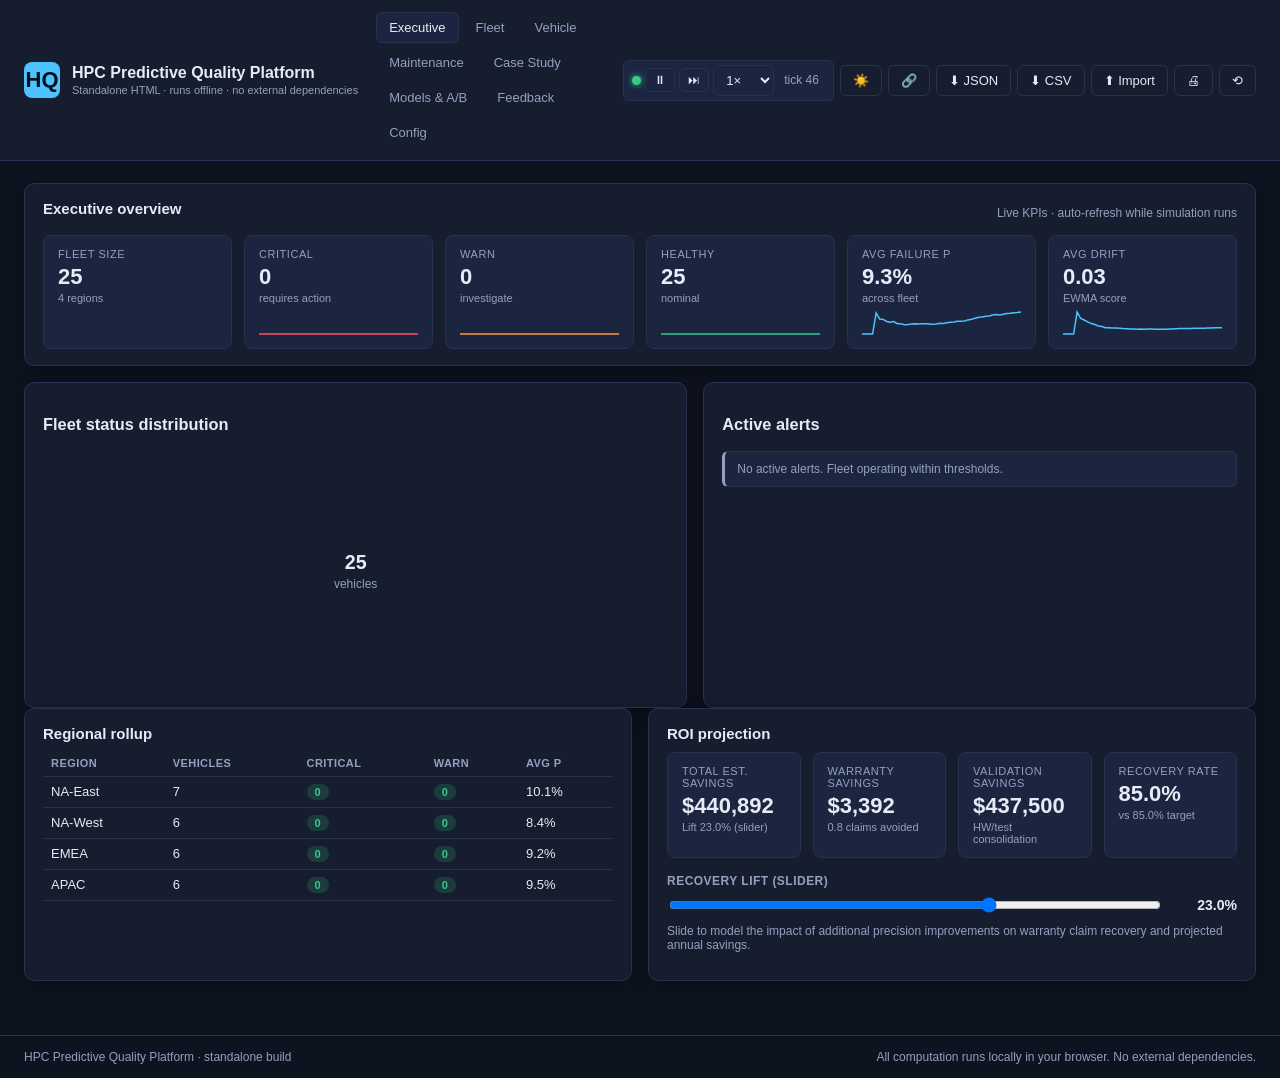
<file: dashboard.html>
<!DOCTYPE html>
<html lang="en">
<head>
<meta charset="UTF-8" />
<meta name="viewport" content="width=device-width, initial-scale=1" />
<title>HPC Predictive Quality Platform — Standalone</title>
<meta name="description" content="Offline single-file dashboard for the HPC Predictive Quality Platform. No server, no CDN, no dependencies." />
<style>
:root {
  --bg: #0e1320; --panel: #161d2e; --panel-2: #1c2540; --line: #283250;
  --text: #e6ebf5; --muted: #93a0bf; --accent: #4cc2ff;
  --ok: #36c987; --watch: #d2b441; --warn: #ff9a3c; --crit: #ff5161;
  --shadow: 0 4px 18px rgba(0,0,0,.35);
}
body.theme-light {
  --bg: #f4f6fb; --panel: #ffffff; --panel-2: #f0f3fa; --line: #d9e0ec;
  --text: #1a2238; --muted: #5b6781; --accent: #2078d4;
  --ok: #1f9d63; --watch: #b88a14; --warn: #d3741b; --crit: #d6354a;
  --shadow: 0 4px 18px rgba(15,30,70,.08);
}
* { box-sizing: border-box; }
body {
  margin: 0; font-family: -apple-system, BlinkMacSystemFont, "Segoe UI", Roboto, Helvetica, sans-serif;
  background: var(--bg); color: var(--text); font-size: 14px; transition: background .2s, color .2s;
}
.topbar {
  display: flex; align-items: center; gap: 18px; padding: 12px 24px;
  background: var(--panel); border-bottom: 1px solid var(--line);
  position: sticky; top: 0; z-index: 50; flex-wrap: wrap;
}
.brand { display: flex; align-items: center; gap: 12px; min-width: 320px; }
.brand h1 { margin: 0; font-size: 16px; }
.brand .subtitle { margin: 2px 0 0; color: var(--muted); font-size: 11px; }
.logo {
  font-size: 22px; background: var(--accent); color: #02101a;
  width: 36px; height: 36px; border-radius: 8px;
  display: inline-flex; align-items: center; justify-content: center; font-weight: bold;
}
.tabs { display: flex; gap: 4px; flex: 1; flex-wrap: wrap; }
.tab {
  background: transparent; color: var(--muted); border: 1px solid transparent;
  padding: 7px 12px; border-radius: 6px; cursor: pointer; font-size: 13px;
}
.tab:hover { color: var(--text); }
.tab.active { background: var(--panel-2); color: var(--text); border-color: var(--line); }
.actions { display: flex; gap: 6px; align-items: center; flex-wrap: wrap; }

button.primary, button.ghost, button.danger {
  border-radius: 6px; padding: 7px 12px; cursor: pointer; font-size: 13px;
  border: 1px solid var(--line); background: transparent; color: var(--text);
  transition: filter .15s, background .15s;
}
button.primary { background: var(--accent); color: #02101a; border-color: var(--accent); font-weight: 600; }
button.danger  { background: var(--crit); color: #fff; border-color: var(--crit); }
button.ghost:hover { background: var(--panel-2); }
button.primary:hover, button.danger:hover { filter: brightness(1.1); }
button:disabled { opacity: .5; cursor: not-allowed; }

main { padding: 22px 24px; max-width: 1600px; margin: 0 auto; }
.view { display: none; }
.view.active { display: block; }

.card {
  background: var(--panel); border: 1px solid var(--line);
  border-radius: 10px; padding: 16px 18px; margin-bottom: 16px; box-shadow: var(--shadow);
}
.card h3 { margin: 0 0 8px; font-size: 15px; }
.card h4 { margin: 16px 0 6px; font-size: 12px; color: var(--muted);
           text-transform: uppercase; letter-spacing: .04em; }

.grid-2 { display: grid; grid-template-columns: 1fr 1fr; gap: 16px; }
.grid-3 { display: grid; grid-template-columns: 1fr 1fr 1fr; gap: 16px; }
@media (max-width: 1100px) { .grid-2, .grid-3 { grid-template-columns: 1fr; } }

.row { display: flex; align-items: center; gap: 10px; flex-wrap: wrap; }
.row.spaced { justify-content: space-between; }
.muted { color: var(--muted); font-size: 12px; }

.kpi-grid { display: grid; grid-template-columns: repeat(4, 1fr); gap: 12px; margin-top: 10px; }
.kpi-grid.small { grid-template-columns: repeat(6, 1fr); }
@media (max-width: 1100px) { .kpi-grid, .kpi-grid.small { grid-template-columns: repeat(2, 1fr); } }
.kpi {
  background: var(--panel-2); padding: 12px 14px; border-radius: 8px; border: 1px solid var(--line);
}
.kpi .label { color: var(--muted); font-size: 11px; text-transform: uppercase; letter-spacing: .05em; }
.kpi .value { font-size: 22px; font-weight: 700; margin-top: 4px; }
.kpi .sub { color: var(--muted); font-size: 11px; margin-top: 2px; }
.kpi.trend-up   .value::after  { content: " ▲"; color: var(--crit); font-size: 12px; }
.kpi.trend-down .value::after  { content: " ▼"; color: var(--ok);   font-size: 12px; }
.kpi .spark { margin-top: 6px; height: 26px; }

.hero { display: grid; grid-template-columns: 1.2fr 1fr; gap: 16px; }
.hero > div { background: var(--panel); border: 1px solid var(--line);
              border-radius: 10px; padding: 16px 18px; box-shadow: var(--shadow); }
@media (max-width: 1100px) { .hero { grid-template-columns: 1fr; } }

table.data { width: 100%; border-collapse: collapse; font-size: 13px; margin-top: 8px; }
table.data th, table.data td {
  text-align: left; padding: 7px 8px; border-bottom: 1px solid var(--line);
}
table.data th { color: var(--muted); font-weight: 600; font-size: 11px;
                text-transform: uppercase; letter-spacing: .04em; cursor: pointer; user-select: none; }
table.data th.sort-asc::after  { content: " ▲"; font-size: 9px; }
table.data th.sort-desc::after { content: " ▼"; font-size: 9px; }
table.data tr:hover { background: var(--panel-2); }
table.data tr.row-critical { background: rgba(255,81,97,0.08); }
table.data tr.row-warn { background: rgba(255,154,60,0.07); }
table.data tr.selected { outline: 2px solid var(--accent); }

.badge {
  display: inline-block; padding: 2px 8px; border-radius: 999px; font-size: 11px; font-weight: 600;
}
.badge.healthy  { background: rgba(54,201,135,0.18); color: var(--ok); }
.badge.watch    { background: rgba(210,180,65,0.18); color: var(--watch); }
.badge.warn     { background: rgba(255,154,60,0.18); color: var(--warn); }
.badge.critical { background: rgba(255,81,97,0.20); color: var(--crit); }
.badge.info     { background: rgba(76,194,255,0.18); color: var(--accent); }

.alerts { list-style: none; padding: 0; margin: 0; }
.alerts li {
  background: var(--panel-2); border: 1px solid var(--line); border-left: 3px solid var(--muted);
  padding: 10px 12px; margin-bottom: 8px; border-radius: 6px;
  display: flex; justify-content: space-between; gap: 12px; align-items: flex-start;
}
.alerts li.critical { border-left-color: var(--crit); }
.alerts li.warn { border-left-color: var(--warn); }
.alerts li .meta { color: var(--muted); font-size: 11px; }
.alerts li button { background: transparent; color: var(--accent); border: none; cursor: pointer; }

.form-grid { display: grid; grid-template-columns: repeat(2, 1fr); gap: 10px; margin: 12px 0; }
.form-grid input, .form-grid select, .form-grid textarea {
  background: var(--panel-2); color: var(--text); border: 1px solid var(--line);
  border-radius: 6px; padding: 8px 10px; font-size: 13px;
}
.form-grid textarea { grid-column: 1 / -1; min-height: 70px; resize: vertical; }
.form-grid button { grid-column: 1 / -1; }
.form-grid label { display: flex; flex-direction: column; gap: 4px; font-size: 12px; color: var(--muted); }
.form-grid label > input, .form-grid label > select { color: var(--text); }

.footer {
  display: flex; justify-content: space-between; flex-wrap: wrap; gap: 8px;
  padding: 14px 24px; color: var(--muted); font-size: 12px;
  border-top: 1px solid var(--line); margin-top: 16px;
}

code { background: var(--panel-2); padding: 1px 6px; border-radius: 4px; font-size: 12px; }
select, input { background: var(--panel-2); color: var(--text);
                border: 1px solid var(--line); border-radius: 6px; padding: 6px 8px; font-size: 13px; }
input[type=range] { padding: 0; }

/* Sim controls */
.simctl { display: flex; gap: 4px; align-items: center; padding: 4px 8px;
          background: var(--panel-2); border-radius: 6px; border: 1px solid var(--line); }
.simctl .dot { width: 9px; height: 9px; border-radius: 50%; background: var(--muted); }
.simctl.running .dot { background: var(--ok); box-shadow: 0 0 6px var(--ok); animation: pulse 1.6s infinite; }
.simctl button { padding: 4px 8px; font-size: 12px; }
@keyframes pulse { 0%,100% { opacity: .6; } 50% { opacity: 1; } }

/* Toast */
#toasts { position: fixed; bottom: 20px; right: 20px; z-index: 9999; display: flex;
          flex-direction: column; gap: 8px; max-width: 360px; }
.toast {
  background: var(--panel); border: 1px solid var(--line); border-left: 4px solid var(--accent);
  border-radius: 8px; padding: 12px 14px; box-shadow: var(--shadow);
  animation: slideIn .25s ease-out;
}
.toast.critical { border-left-color: var(--crit); }
.toast.warn { border-left-color: var(--warn); }
.toast.ok { border-left-color: var(--ok); }
.toast .t-title { font-weight: 600; margin-bottom: 2px; }
.toast .t-body { font-size: 12px; color: var(--muted); }
@keyframes slideIn { from { transform: translateX(100%); opacity: 0; } to { transform: translateX(0); opacity: 1; } }

/* SVG charts */
svg.chart { width: 100%; height: 100%; display: block; }
svg.chart .axis line, svg.chart .axis path { stroke: var(--line); fill: none; }
svg.chart .axis text { fill: var(--muted); font-size: 10px; }
svg.chart .grid line { stroke: var(--line); stroke-dasharray: 2 3; opacity: .5; }
svg.chart .legend text { fill: var(--text); font-size: 11px; }
svg.chart .series-line { fill: none; stroke-width: 2; }
svg.chart .series-area { opacity: 0.12; }
svg.chart .dashed { stroke-dasharray: 5 4; }
svg.chart .ref-line { stroke: var(--crit); stroke-dasharray: 4 4; }
svg.chart .tip-line { stroke: var(--muted); stroke-dasharray: 2 3; pointer-events: none; }
svg.chart text.title { fill: var(--text); font-size: 12px; }
.chart-wrap { position: relative; }
.chart-tip {
  position: absolute; pointer-events: none; background: var(--panel);
  border: 1px solid var(--line); border-radius: 6px; padding: 6px 8px;
  font-size: 11px; color: var(--text); box-shadow: var(--shadow); display: none; z-index: 5;
}

/* TTF buckets */
.bucket { display: flex; align-items: center; gap: 10px; padding: 10px 12px;
          border-radius: 8px; background: var(--panel-2); border: 1px solid var(--line); margin-bottom: 8px; }
.bucket .bname { min-width: 130px; font-weight: 600; }
.bucket .bbar { flex: 1; height: 14px; background: var(--line); border-radius: 4px; overflow: hidden; }
.bucket .bbar > div { height: 100%; background: var(--accent); }
.bucket.critical .bbar > div { background: var(--crit); }
.bucket.warn .bbar > div { background: var(--warn); }
.bucket.watch .bbar > div { background: var(--watch); }
.bucket .bcount { min-width: 50px; text-align: right; }
.bucket .blist { flex-basis: 100%; font-size: 11px; color: var(--muted); margin-top: 4px; }

/* Compare */
.compare-list { display: flex; flex-wrap: wrap; gap: 6px; margin-bottom: 8px; }
.compare-chip { background: var(--panel-2); border: 1px solid var(--line); border-radius: 999px;
                padding: 3px 10px; font-size: 12px; display: inline-flex; align-items: center; gap: 6px; }
.compare-chip button { background: transparent; border: none; color: var(--muted); cursor: pointer; font-size: 13px; }

/* Print */
@media print {
  .topbar, .actions, button, #toasts, .simctl, footer { display: none !important; }
  .view { display: block !important; page-break-after: always; }
  .card { box-shadow: none; border: 1px solid #bbb; }
  body { background: white; color: black; }
}

</style>
</head>
<body>
<div id="toasts" aria-live="polite"></div>

<header class="topbar">
  <div class="brand">
    <span class="logo">HQ</span>
    <div>
      <h1>HPC Predictive Quality Platform</h1>
      <div class="subtitle">Standalone HTML · runs offline · no external dependencies</div>
    </div>
  </div>

  <nav class="tabs" role="tablist">
    <button class="tab active" data-tab="executive">Executive</button>
    <button class="tab" data-tab="fleet">Fleet</button>
    <button class="tab" data-tab="drilldown">Vehicle</button>
    <button class="tab" data-tab="maintenance">Maintenance</button>
    <button class="tab" data-tab="case">Case Study</button>
    <button class="tab" data-tab="models">Models &amp; A/B</button>
    <button class="tab" data-tab="feedback">Feedback</button>
    <button class="tab" data-tab="config">Config</button>
  </nav>

  <div class="actions">
    <div class="simctl" id="sim-status" title="Simulation controls">
      <span class="dot"></span>
      <button id="btn-play" class="ghost" title="Play / pause (Space)">⏸</button>
      <button id="btn-step" class="ghost" title="Step one tick">⏭</button>
      <select id="sim-speed" title="Simulation speed">
        <option value="1">1×</option>
        <option value="5">5×</option>
        <option value="15">15×</option>
        <option value="30">30×</option>
      </select>
      <span id="sim-tick-counter" class="muted" style="padding:0 6px">tick 0</span>
    </div>
    <button id="btn-theme" class="ghost" title="Toggle theme">☀️</button>
    <button id="btn-share" class="ghost" title="Copy share link">🔗</button>
    <button id="btn-export-json" class="ghost" title="Export full snapshot as JSON">⬇ JSON</button>
    <button id="btn-export-csv" class="ghost" title="Export fleet table as CSV">⬇ CSV</button>
    <button id="btn-import" class="ghost" title="Import snapshot">⬆ Import</button>
    <input type="file" id="file-import" accept="application/json" style="display:none" />
    <button id="btn-print" class="ghost" title="Print report">🖨</button>
    <button id="btn-reset" class="ghost" title="Reset all state">⟲</button>
  </div>
</header>

<main>
  <!-- ============== EXECUTIVE ============== -->
  <section id="view-executive" class="view active" role="tabpanel">
    <div class="card">
      <div class="row spaced">
        <h3>Executive overview</h3>
        <span class="muted">Live KPIs · auto-refresh while simulation runs</span>
      </div>
      <div id="exec-kpis" class="kpi-grid small"></div>
    </div>

    <div class="hero">
      <div>
        <h3>Fleet status distribution</h3>
        <div class="chart-wrap" id="exec-donut" style="height:240px"></div>
      </div>
      <div>
        <h3>Active alerts</h3>
        <ul id="exec-alerts" class="alerts"></ul>
      </div>
    </div>

    <div class="grid-2">
      <div class="card">
        <h3>Regional rollup</h3>
        <table id="exec-regions" class="data"></table>
      </div>
      <div class="card">
        <h3>ROI projection</h3>
        <div id="exec-roi"></div>
        <h4>Recovery lift (slider)</h4>
        <div class="row" style="gap:14px">
          <input id="roi-lift" type="range" min="0" max="0.35" step="0.01" value="0.23" style="flex:1" />
          <strong id="roi-lift-val" style="min-width:60px;text-align:right">23.0%</strong>
        </div>
        <p class="muted" style="margin-top:8px">Slide to model the impact of additional precision improvements
          on warranty claim recovery and projected annual savings.</p>
      </div>
    </div>
  </section>

  <!-- ============== FLEET ============== -->
  <section id="view-fleet" class="view" role="tabpanel">
    <div class="card">
      <div class="row spaced">
        <h3>Fleet table</h3>
        <div class="row">
          <input id="fleet-search" placeholder="search vid / region / status / scenario" style="width:280px" />
          <span class="muted" id="fleet-count">0 / 0</span>
        </div>
      </div>
      <p class="muted">Click a row to drill down · right-click to add/remove from comparison overlay (max 5).</p>
      <table id="fleet-table" class="data"></table>
    </div>

    <div class="card">
      <h3>Comparison overlay — max cell temperature</h3>
      <div id="fleet-compare-chips" class="compare-list"></div>
      <div class="chart-wrap" id="fleet-compare-chart" style="height:240px"></div>
    </div>
  </section>

  <!-- ============== DRILL DOWN ============== -->
  <section id="view-drilldown" class="view" role="tabpanel">
    <div class="card">
      <div class="row spaced">
        <div class="row">
          <label class="muted">Vehicle:
            <select id="drill-vid" style="margin-left:6px"></select>
          </label>
          <span id="drill-status" class="badge healthy">HEALTHY</span>
        </div>
        <div class="row">
          <select id="drill-inject-scenario">
            <option value="nominal">nominal</option>
            <option value="coolant_pump_degrading">coolant pump degrading</option>
            <option value="cell_imbalance">cell imbalance</option>
            <option value="sensor_bias">sensor bias</option>
          </select>
          <button id="drill-inject" class="ghost">Inject fault</button>
          <button id="drill-reset" class="danger">Reset vehicle</button>
        </div>
      </div>
      <div id="drill-summary"></div>
    </div>

    <div class="grid-2">
      <div class="card">
        <h3>Temperature actual vs. expected</h3>
        <div class="chart-wrap" id="drill-temp" style="height:240px"></div>
      </div>
      <div class="card">
        <h3>Coolant ΔT &amp; flow</h3>
        <div class="chart-wrap" id="drill-cool" style="height:240px"></div>
      </div>
    </div>

    <div class="grid-2">
      <div class="card">
        <h3>Risk &amp; drift trajectory</h3>
        <div class="chart-wrap" id="drill-risk" style="height:240px"></div>
      </div>
      <div class="card">
        <h3>Drift contributions</h3>
        <div class="chart-wrap" id="drill-contrib" style="height:220px"></div>
      </div>
    </div>
  </section>

  <!-- ============== MAINTENANCE ============== -->
  <section id="view-maintenance" class="view" role="tabpanel">
    <div class="card">
      <h3>Maintenance backlog by time-to-failure</h3>
      <p class="muted">Fleet grouped by predicted TTF buckets. Use to prioritize service slots.</p>
      <div id="maint-buckets"></div>
    </div>
    <div class="card">
      <h3>Suggested service schedule (≤ 36h TTF)</h3>
      <table id="maint-schedule" class="data"></table>
    </div>
  </section>

  <!-- ============== CASE STUDY ============== -->
  <section id="view-case" class="view" role="tabpanel">
    <div class="card">
      <div class="row spaced">
        <h3>baseline_v1 vs ewma_plus_v2 — lead-time analysis</h3>
        <div class="row">
          <label class="muted">Scenario:
            <select id="case-scenario" style="margin-left:6px">
              <option value="coolant_pump_degrading">coolant pump degrading</option>
              <option value="cell_imbalance">cell imbalance</option>
              <option value="sensor_bias">sensor bias</option>
            </select>
          </label>
          <label class="muted">Seed:
            <input id="case-seed" type="number" value="7" style="width:80px;margin-left:6px" />
          </label>
        </div>
      </div>
      <p class="muted">Identical telemetry replayed through both models. The lead value is how many seconds the
        alert fired before the actual physical breach (max cell exceeds expected by 6°C).</p>
      <div id="case-summary"></div>
      <div class="chart-wrap" id="case-chart" style="height:280px;margin-top:14px"></div>
    </div>
  </section>

  <!-- ============== MODELS ============== -->
  <section id="view-models" class="view" role="tabpanel">
    <div class="grid-2">
      <div class="card">
        <h3>Per-model performance (running)</h3>
        <table id="models-table" class="data"></table>
      </div>
      <div class="card">
        <h3>Average failure probability per model</h3>
        <div class="chart-wrap" id="models-bars" style="height:200px"></div>
      </div>
    </div>
    <div class="card">
      <h3>A/B traffic weights</h3>
      <p class="muted">Deterministic per-vehicle hash bucketing. Adjust weights to shift live routing.</p>
      <div id="ab-weights" class="form-grid"></div>
    </div>
  </section>

  <!-- ============== FEEDBACK ============== -->
  <section id="view-feedback" class="view" role="tabpanel">
    <div class="card">
      <h3>Operator feedback summary</h3>
      <div id="fb-summary"></div>
    </div>
    <div class="grid-2">
      <div class="card">
        <h3>Submit feedback</h3>
        <form id="fb-form" class="form-grid">
          <label><span>Vehicle</span><select id="fb-vid" required></select></label>
          <label><span>Outcome</span>
            <select id="fb-outcome" required>
              <option value="true_positive">True positive (genuine fault)</option>
              <option value="false_positive">False positive (no fault found)</option>
              <option value="false_negative">False negative (missed fault)</option>
            </select>
          </label>
          <textarea id="fb-notes" placeholder="Investigator notes…" maxlength="500"></textarea>
          <button class="primary" type="submit">Record feedback</button>
        </form>
      </div>
      <div class="card">
        <h3>Recent feedback</h3>
        <table id="fb-table" class="data"></table>
      </div>
    </div>
  </section>

  <!-- ============== CONFIG ============== -->
  <section id="view-config" class="view" role="tabpanel">
    <div class="card">
      <h3>Runtime configuration</h3>
      <p class="muted">All settings persist to <code>localStorage</code>. Use Reset to clear.</p>
      <div id="cfg-form" class="form-grid"></div>
    </div>
    <div class="card">
      <h3>About this file</h3>
      <p>This is a fully <strong>standalone, offline</strong> build of the HPC Predictive Quality
        Platform. The simulation, drift detector, dual failure models, ROI calculator, alert center
        and case study all run in your browser — there is no server, no CDN, and no network call.</p>
      <ul class="muted">
        <li>Just open <code>dashboard.html</code> in any modern browser. Works from a USB stick or email attachment.</li>
        <li>Share state via <strong>🔗 Share link</strong> (config + selection encoded in the URL hash).</li>
        <li>Export full snapshot as JSON or fleet table as CSV. Print to PDF for hand-off reports.</li>
        <li>State persists between sessions in <code>localStorage</code>.</li>
      </ul>
    </div>
  </section>
</main>

<footer class="footer">
  <span>HPC Predictive Quality Platform · standalone build</span>
  <span>All computation runs locally in your browser. No external dependencies.</span>
</footer>

<script>
/* =========================================================================
 * HPC Predictive Quality Platform — Standalone Browser Runtime
 * All in-browser; no network, no external dependencies.
 * ========================================================================= */
'use strict';

/* ---------- Utilities ---------- */
const NS = 'http://www.w3.org/2000/svg';
const $  = (s, r = document) => r.querySelector(s);
const $$ = (s, r = document) => Array.from(r.querySelectorAll(s));
const clamp = (v, lo, hi) => Math.max(lo, Math.min(hi, v));
const fmt   = (v, d = 2) => (v === null || v === undefined || Number.isNaN(v)) ? '—' : Number(v).toFixed(d);
const fmtPct= (v, d = 1) => (v === null || v === undefined || Number.isNaN(v)) ? '—' : (Number(v) * 100).toFixed(d) + '%';
const fmtUSD= (v) => '$' + Math.round(v).toLocaleString();
const nowIso= () => new Date().toISOString();

function el(tag, attrs = {}, children = []) {
  const e = document.createElement(tag);
  for (const [k, v] of Object.entries(attrs)) {
    if (k === 'class') e.className = v;
    else if (k === 'text') e.textContent = v;
    else if (k.startsWith('on') && typeof v === 'function') e.addEventListener(k.slice(2), v);
    else if (v !== null && v !== undefined) e.setAttribute(k, v);
  }
  for (const c of (Array.isArray(children) ? children : [children])) {
    if (c == null) continue;
    e.appendChild(typeof c === 'string' ? document.createTextNode(c) : c);
  }
  return e;
}
function sNode(tag, attrs = {}) {
  const e = document.createElementNS(NS, tag);
  for (const [k, v] of Object.entries(attrs)) if (v !== null && v !== undefined) e.setAttribute(k, v);
  return e;
}

/* ---------- Seeded RNG (mulberry32) + Gaussian ---------- */
function mulberry32(seed) {
  let a = seed >>> 0;
  return function() {
    a |= 0; a = (a + 0x6D2B79F5) | 0;
    let t = a;
    t = Math.imul(t ^ (t >>> 15), t | 1);
    t ^= t + Math.imul(t ^ (t >>> 7), t | 61);
    return ((t ^ (t >>> 14)) >>> 0) / 4294967296;
  };
}
function gauss(rng, mu = 0, sigma = 1) {
  const u1 = Math.max(1e-9, rng()), u2 = rng();
  return mu + sigma * Math.sqrt(-2 * Math.log(u1)) * Math.cos(2 * Math.PI * u2);
}

/* ---------- Storage ---------- */
const Storage = {
  KEY: 'hpc-pq-state-v1',
  load() {
    try { const s = localStorage.getItem(this.KEY); return s ? JSON.parse(s) : null; }
    catch { return null; }
  },
  save(state) {
    try { localStorage.setItem(this.KEY, JSON.stringify(state)); } catch {}
  },
  clear() { try { localStorage.removeItem(this.KEY); } catch {} },
};

/* ---------- Configuration ---------- */
const DEFAULT_CONFIG = {
  fleet_size: 25,
  vehicle_prefix: 'VHL',
  drift_alpha: 0.15,
  drift_warn: 0.45,
  drift_critical: 0.75,
  failure_warn_prob: 0.35,
  failure_critical_prob: 0.65,
  inference_window_seconds: 30,
  tick_seconds: 1,
  scenario_weights: {
    nominal: 0.55,
    coolant_pump_degrading: 0.18,
    cell_imbalance: 0.15,
    sensor_bias: 0.12,
  },
  ab_weights: { baseline_v1: 0.5, ewma_plus_v2: 0.5 },
  fleet_warranty_baseline_per_1000: 38,
  warranty_unit_cost_usd: 4200,
  validation_recovery_target: 0.85,
  validation_cost_savings_usd: 1_250_000,
  regions: ['NA-East', 'NA-West', 'EMEA', 'APAC'],
  random_seed: 42,
};

/* ---------- Battery-Thermal Subsystem ---------- */
class BatteryThermalSubsystem {
  constructor(cfg, rng) {
    this.cfg = cfg;
    this.rng = rng;
    this.vehicles = {};
  }
  initVehicle(vid, region) {
    const scenario = this._sampleScenario();
    this.vehicles[vid] = {
      vid, region,
      elapsed: 0,
      scenario, scenario_t0: 0,
      pump_health: 1.0, cell_imbalance: 0.0, sensor_bias: 0.0,
      history: [],
      faultInjected: null,
    };
    return this.vehicles[vid];
  }
  _sampleScenario() {
    const w = this.cfg.scenario_weights;
    const r = this.rng();
    let acc = 0;
    for (const [k, v] of Object.entries(w)) { acc += v; if (r < acc) return k; }
    return 'nominal';
  }
  reset(vid) {
    const v = this.vehicles[vid]; if (!v) return;
    const region = v.region;
    delete this.vehicles[vid];
    this.initVehicle(vid, region);
  }
  injectFault(vid, scenario) {
    const v = this.vehicles[vid]; if (!v) return;
    v.scenario = scenario; v.scenario_t0 = v.elapsed;
    v.pump_health = 1.0; v.cell_imbalance = 0.0; v.sensor_bias = 0.0;
    v.faultInjected = { scenario, at: nowIso() };
  }
  step(vid, dt = 1.0) {
    const v = this.vehicles[vid];
    if (!v) throw new Error('Unknown vid: ' + vid);
    v.elapsed += dt;
    this._progressFault(v);

    const t = v.elapsed;
    // sinusoidal current load, 0..250 A
    const current = 125 + 125 * Math.sin(t / 18.0);
    const heat_in = (current * current) * 0.00018 * (1 + 0.4 * (1 - v.pump_health));
    const coolant_flow = clamp(0.95 - 0.55 * (1 - v.pump_health) + gauss(this.rng, 0, 0.01), 0.25, 1.05);
    const coolant_delta_true = (heat_in / Math.max(0.2, coolant_flow)) * 0.18;

    const pack_temp_true = 32 + coolant_delta_true * 4.5 + gauss(this.rng, 0, 0.20);
    const cell_spread    = 1.2 + v.cell_imbalance * 7.5;
    const max_cell_true  = pack_temp_true + cell_spread + gauss(this.rng, 0, 0.18);
    // Expected (model) values – no scenario degradation, just nominal dynamics
    const heat_nom = (current * current) * 0.00018;
    const flow_nom = 0.95;
    const coolant_delta_exp = (heat_nom / flow_nom) * 0.18;
    const pack_temp_exp = 32 + coolant_delta_exp * 4.5;
    const max_cell_exp  = pack_temp_exp + 1.2;
    // Sensor bias hides truth from the reported telemetry
    const pack_temp_obs = pack_temp_true - v.sensor_bias * 2.5;
    const max_cell_obs  = max_cell_true  - v.sensor_bias * 2.5;
    const coolant_delta_obs = coolant_delta_true;
    const coolant_flow_lpm  = coolant_flow * 22.0;
    const coolant_flow_exp  = 0.95 * 22.0;

    const sample = {
      t,
      pack_temp_c: pack_temp_obs,
      pack_temp_exp,
      max_cell_temp_c: max_cell_obs,
      max_cell_exp,
      coolant_delta_c: coolant_delta_obs,
      coolant_delta_exp,
      coolant_flow_lpm,
      coolant_flow_exp,
      current_a: current,
      pack_temp_true, max_cell_true,
    };
    v.history.push(sample);
    if (v.history.length > 600) v.history.shift();
    return {
      sample,
      actual: { pack_temp_c: pack_temp_obs, max_cell_temp_c: max_cell_obs,
                coolant_delta_c: coolant_delta_obs, coolant_flow_lpm },
      expected: { pack_temp_c: pack_temp_exp, max_cell_temp_c: max_cell_exp,
                  coolant_delta_c: coolant_delta_exp, coolant_flow_lpm: coolant_flow_exp },
      fault_active: v.scenario !== 'nominal',
      scenario: v.scenario,
    };
  }
  _progressFault(v) {
    if (v.scenario === 'nominal') return;
    const minutes = (v.elapsed - v.scenario_t0) / 60.0;
    const ramp = clamp(minutes / 8.0, 0, 1);
    if (v.scenario === 'coolant_pump_degrading') v.pump_health = clamp(1 - 0.65 * ramp, 0.2, 1);
    if (v.scenario === 'cell_imbalance')         v.cell_imbalance = clamp(0.75 * ramp, 0, 0.9);
    if (v.scenario === 'sensor_bias')            v.sensor_bias    = clamp(0.6 * ramp, 0, 0.7);
  }
  extractFeatures(vid, windowSec) {
    const v = this.vehicles[vid]; if (!v) return null;
    const need = Math.max(2, Math.floor(windowSec));
    const hist = v.history.slice(-need);
    if (hist.length < 5) return null;
    const channels = ['pack_temp_c', 'max_cell_temp_c', 'coolant_delta_c', 'coolant_flow_lpm'];
    const expKey = (c) => c === 'pack_temp_c' ? 'pack_temp_exp'
                       : c === 'max_cell_temp_c' ? 'max_cell_exp'
                       : c === 'coolant_delta_c' ? 'coolant_delta_exp'
                       : 'coolant_flow_exp';
    const out = {};
    for (const c of channels) {
      const resid = hist.map(s => s[c] - s[expKey(c)]);
      const mean = resid.reduce((a, b) => a + b, 0) / resid.length;
      // simple slope via least squares
      const n = resid.length;
      const xm = (n - 1) / 2;
      let num = 0, den = 0;
      for (let i = 0; i < n; i++) { num += (i - xm) * (resid[i] - mean); den += (i - xm) ** 2; }
      const slope = den > 0 ? num / den : 0;
      out[c + '_residual_mean']  = mean;
      out[c + '_residual_slope'] = slope;
    }
    return out;
  }
}

/* ---------- EWMA Drift Detector ---------- */
class DriftDetector {
  constructor(alpha = 0.15) { this.alpha = alpha; this.state = {}; }
  update(features) {
    if (!features) return { score: 0, contributions: {} };
    let score = 0; const contrib = {};
    for (const [k, v] of Object.entries(features)) {
      let s = this.state[k]; if (!s) s = this.state[k] = { mean: 0, var: 1, n: 0 };
      const delta = v - s.mean;
      s.mean += this.alpha * delta;
      s.var   = (1 - this.alpha) * (s.var + this.alpha * delta * delta);
      s.n++;
      if (k.endsWith('_residual_mean'))  { const c = clamp(Math.abs(v) / 3.0, 0, 2.5); contrib[k] = c; score += c; }
      if (k.endsWith('_residual_slope')) { const c = clamp(Math.abs(v) * 4.0, 0, 2.5); contrib[k] = c; score += c; }
    }
    const norm = Math.max(1, Object.keys(contrib).length);
    return { score: score / norm, contributions: contrib };
  }
  reset() { this.state = {}; }
}

/* ---------- Failure Predictor (logistic) ---------- */
const sigmoid = (z) => 1 / (1 + Math.exp(-clamp(z, -30, 30)));

class FailureModel {
  constructor(version, weights, bias, sigma, useSlopes) {
    this.version = version; this.weights = weights; this.bias = bias; this.sigma = sigma; this.useSlopes = useSlopes;
  }
  predict(features, driftScore) {
    if (!features) {
      const p = sigmoid(this.bias + 2.0 * driftScore);
      return { probability: p, ci_low: clamp(p - this.sigma, 0, 1), ci_high: clamp(p + this.sigma, 0, 1),
               logit: 0, time_to_failure_hours: 72 * Math.pow(1 - p, 2), model_version: this.version };
    }
    let z = this.bias + (this.weights.drift || 0) * driftScore;
    for (const [k, w] of Object.entries(this.weights)) {
      if (k === 'drift') continue;
      if (!this.useSlopes && k.endsWith('_residual_slope')) continue;
      const v = features[k] || 0;
      z += w * v;
    }
    const p = sigmoid(z);
    let slopeSig = 0;
    if (this.useSlopes) {
      const slopes = Object.entries(features).filter(([k]) => k.endsWith('_residual_slope'));
      const m = slopes.reduce((a, [, v]) => a + Math.abs(v), 0) / Math.max(1, slopes.length);
      slopeSig = clamp(m * 6, 0, 1);
    }
    const baseTtf = Math.max(2, 72 * Math.pow(1 - p, 2));
    const ttf = baseTtf * (1 - 0.5 * slopeSig);
    return {
      probability: p,
      ci_low: clamp(p - this.sigma, 0, 1),
      ci_high: clamp(p + this.sigma, 0, 1),
      logit: z,
      time_to_failure_hours: ttf,
      model_version: this.version,
    };
  }
}

const FEATURE_NAMES = [
  'pack_temp_c_residual_mean', 'max_cell_temp_c_residual_mean',
  'coolant_delta_c_residual_mean', 'coolant_flow_lpm_residual_mean',
  'pack_temp_c_residual_slope', 'max_cell_temp_c_residual_slope',
  'coolant_delta_c_residual_slope', 'coolant_flow_lpm_residual_slope',
];

const ModelRegistry = {
  baseline_v1: new FailureModel('baseline_v1', {
    drift: 2.2,
    pack_temp_c_residual_mean: 0.45,
    max_cell_temp_c_residual_mean: 0.55,
    coolant_delta_c_residual_mean: 0.30,
    coolant_flow_lpm_residual_mean: -0.18,
  }, -2.5, 0.12, false),
  ewma_plus_v2: new FailureModel('ewma_plus_v2', {
    drift: 2.6,
    pack_temp_c_residual_mean: 0.50,
    max_cell_temp_c_residual_mean: 0.60,
    coolant_delta_c_residual_mean: 0.32,
    coolant_flow_lpm_residual_mean: -0.20,
    pack_temp_c_residual_slope: 0.65,
    max_cell_temp_c_residual_slope: 0.72,
    coolant_delta_c_residual_slope: 0.40,
    coolant_flow_lpm_residual_slope: -0.25,
  }, -2.9, 0.07, true),
};

/* ---------- A/B Router (deterministic by vid hash) ---------- */
class ABRouter {
  constructor(weights) { this.weights = weights; }
  pick(vid) {
    let h = 0; for (let i = 0; i < vid.length; i++) { h = (h * 31 + vid.charCodeAt(i)) | 0; }
    const r = ((h >>> 0) % 10000) / 10000;
    let acc = 0;
    for (const [k, w] of Object.entries(this.weights)) { acc += w; if (r < acc) return k; }
    return Object.keys(this.weights)[0];
  }
}

/* ---------- Status helpers ---------- */
function statusFor(prob, drift, cfg) {
  if (prob >= cfg.failure_critical_prob || drift >= cfg.drift_critical) return 'critical';
  if (prob >= cfg.failure_warn_prob     || drift >= cfg.drift_warn)     return 'warn';
  if (prob >= 0.15                       || drift >= 0.20)              return 'watch';
  return 'healthy';
}

/* ---------- Alert Center ---------- */
class AlertCenter {
  constructor(cfg) { this.cfg = cfg; this.active = {}; this.history = []; }
  evaluate(vid, snap) {
    const sev = statusFor(snap.probability, snap.drift_score, this.cfg);
    if (sev === 'healthy' || sev === 'watch') {
      // clear prior
      const key = (s) => vid + '|' + s;
      ['warn', 'critical'].forEach(s => {
        if (this.active[key(s)]) { this.active[key(s)].cleared_at = nowIso(); delete this.active[key(s)]; }
      });
      return null;
    }
    const key = vid + '|' + sev;
    if (this.active[key]) { this.active[key].last_seen = nowIso(); return null; }
    const a = {
      id: 'A' + Date.now().toString(36) + Math.floor(Math.random() * 1000).toString(36),
      vid, severity: sev, probability: snap.probability, drift_score: snap.drift_score,
      scenario: snap.scenario, model_version: snap.model_version,
      ttf_hours: snap.time_to_failure_hours,
      created_at: nowIso(), last_seen: nowIso(), acknowledged: false,
    };
    this.active[key] = a; this.history.unshift(a);
    if (this.history.length > 300) this.history.length = 300;
    return a;
  }
  ack(id) {
    for (const v of Object.values(this.active)) if (v.id === id) v.acknowledged = true;
    const h = this.history.find(x => x.id === id); if (h) h.acknowledged = true;
  }
  activeList() { return Object.values(this.active); }
}

/* ---------- Feedback Store ---------- */
class FeedbackStore {
  constructor() { this.records = []; }
  add(r) { this.records.unshift({ ...r, id: 'F' + Date.now().toString(36), at: nowIso() });
           if (this.records.length > 500) this.records.length = 500; }
  recent(n = 20) { return this.records.slice(0, n); }
  summary() {
    const total = this.records.length;
    const correct = this.records.filter(r => r.outcome === 'true_positive').length;
    const fp = this.records.filter(r => r.outcome === 'false_positive').length;
    const fn = this.records.filter(r => r.outcome === 'false_negative').length;
    const precision = (correct + fp) > 0 ? correct / (correct + fp) : null;
    const recall    = (correct + fn) > 0 ? correct / (correct + fn) : null;
    return { total, true_positive: correct, false_positive: fp, false_negative: fn, precision, recall };
  }
}

/* ---------- ROI Calculator ---------- */
function computeRoi(cfg, fleetSize, lift) {
  const claims_baseline = (fleetSize / 1000) * cfg.fleet_warranty_baseline_per_1000;
  const cost_baseline   = claims_baseline * cfg.warranty_unit_cost_usd;
  const recovery        = Math.min(0.95, 0.62 + lift);
  const claims_avoided  = claims_baseline * recovery;
  const warranty_savings = claims_avoided * cfg.warranty_unit_cost_usd;
  const validation_savings = cfg.validation_cost_savings_usd * 0.35;
  const total = warranty_savings + validation_savings;
  return {
    fleet_size: fleetSize,
    claims_baseline, cost_baseline, recovery,
    claims_avoided, warranty_savings, validation_savings, total,
    lift,
  };
}

/* ---------- Case Study (baseline_v1 vs ewma_plus_v2) ---------- */
function runCaseStudy(seed, scenario = 'coolant_pump_degrading') {
  const cfg = { ...DEFAULT_CONFIG };
  const rng = mulberry32(seed >>> 0);
  const sub = new BatteryThermalSubsystem(cfg, rng);
  sub.initVehicle('CASE-1', 'NA-East');
  sub.vehicles['CASE-1'].scenario = scenario;
  sub.vehicles['CASE-1'].scenario_t0 = 0;
  const dB = new DriftDetector(cfg.drift_alpha);
  const dE = new DriftDetector(cfg.drift_alpha);
  const seriesB = [], seriesE = [];
  let firstBreach = null;
  let alertB = null, alertE = null;
  for (let i = 0; i < 600; i++) {
    const r = sub.step('CASE-1', 1);
    if (firstBreach == null && (r.sample.max_cell_true - r.sample.max_cell_exp > 6.0)) firstBreach = i;
    const feats = sub.extractFeatures('CASE-1', cfg.inference_window_seconds);
    const driftB = dB.update(feats);
    const driftE = dE.update(feats);
    const pB = ModelRegistry.baseline_v1.predict(feats, driftB.score).probability;
    const pE = ModelRegistry.ewma_plus_v2.predict(feats, driftE.score).probability;
    seriesB.push({ t: i, p: pB, d: driftB.score });
    seriesE.push({ t: i, p: pE, d: driftE.score });
    if (alertB == null && pB >= cfg.failure_warn_prob) alertB = i;
    if (alertE == null && pE >= cfg.failure_warn_prob) alertE = i;
  }
  return {
    scenario, firstBreach,
    baseline: { firstAlert: alertB, lead: firstBreach != null && alertB != null ? firstBreach - alertB : null, series: seriesB },
    ewmaPlus: { firstAlert: alertE, lead: firstBreach != null && alertE != null ? firstBreach - alertE : null, series: seriesE },
  };
}

/* ---------- Fleet Manager ---------- */
class FleetManager {
  constructor(cfg) {
    this.cfg = { ...cfg };
    this.rng = mulberry32((this.cfg.random_seed || 42) >>> 0);
    this.sub = new BatteryThermalSubsystem(this.cfg, this.rng);
    this.detectors = {};
    this.snapshots = {};
    this.kpiHistory = [];
    this.router = new ABRouter(this.cfg.ab_weights);
    this.alerts = new AlertCenter(this.cfg);
    this.feedback = new FeedbackStore();
    this.modelMetrics = {};
    this._initFleet();
  }
  _initFleet() {
    const regions = this.cfg.regions;
    const prefix = this.cfg.vehicle_prefix;
    for (let i = 0; i < this.cfg.fleet_size; i++) {
      const vid = `${prefix}-${String(i + 1).padStart(4, '0')}`;
      const region = regions[i % regions.length];
      this.sub.initVehicle(vid, region);
      this.detectors[vid] = new DriftDetector(this.cfg.drift_alpha);
    }
  }
  rebuild(newCfg) {
    Object.assign(this.cfg, newCfg);
    this.rng = mulberry32((this.cfg.random_seed || 42) >>> 0);
    this.sub = new BatteryThermalSubsystem(this.cfg, this.rng);
    this.detectors = {}; this.snapshots = {}; this.kpiHistory = [];
    this.router = new ABRouter(this.cfg.ab_weights);
    this.alerts = new AlertCenter(this.cfg);
    this._initFleet();
  }
  vehicleIds() { return Object.keys(this.sub.vehicles); }
  tickAll(dt = 1.0) {
    const newAlerts = [];
    for (const vid of this.vehicleIds()) {
      const r = this.sub.step(vid, dt);
      const feats = this.sub.extractFeatures(vid, this.cfg.inference_window_seconds);
      const det = this.detectors[vid];
      const drift = det.update(feats);
      const modelKey = this.router.pick(vid);
      const pred = ModelRegistry[modelKey].predict(feats, drift.score);
      const status = statusFor(pred.probability, drift.score, this.cfg);
      const sample = r.sample;
      const v = this.sub.vehicles[vid];
      const snap = {
        vid, region: v.region, t: sample.t,
        scenario: r.scenario, fault_active: r.fault_active,
        probability: pred.probability, ci_low: pred.ci_low, ci_high: pred.ci_high,
        drift_score: drift.score, drift_contrib: drift.contributions,
        time_to_failure_hours: pred.time_to_failure_hours,
        model_version: pred.model_version,
        status,
        pack_temp_c: sample.pack_temp_c, max_cell_temp_c: sample.max_cell_temp_c,
        coolant_delta_c: sample.coolant_delta_c, coolant_flow_lpm: sample.coolant_flow_lpm,
        pack_temp_exp: sample.pack_temp_exp, max_cell_exp: sample.max_cell_exp,
        coolant_delta_exp: sample.coolant_delta_exp, coolant_flow_exp: sample.coolant_flow_exp,
        current_a: sample.current_a,
        updated_at: nowIso(),
      };
      this.snapshots[vid] = snap;
      // Track model AUC-ish metric (simple): correctness vs fault_active and prob>0.5
      const mm = this.modelMetrics[modelKey] || { n: 0, tp: 0, fp: 0, tn: 0, fn: 0 };
      mm.n++;
      const positive = pred.probability >= 0.5;
      if (r.fault_active && positive) mm.tp++;
      else if (r.fault_active && !positive) mm.fn++;
      else if (!r.fault_active && positive) mm.fp++;
      else mm.tn++;
      this.modelMetrics[modelKey] = mm;
      const a = this.alerts.evaluate(vid, snap);
      if (a) newAlerts.push(a);
    }
    this._recordKpi();
    return newAlerts;
  }
  _recordKpi() {
    const snaps = Object.values(this.snapshots);
    if (snaps.length === 0) return;
    const counts = { healthy: 0, watch: 0, warn: 0, critical: 0 };
    let probSum = 0, driftSum = 0;
    for (const s of snaps) { counts[s.status]++; probSum += s.probability; driftSum += s.drift_score; }
    this.kpiHistory.push({
      t: Date.now(), avg_prob: probSum / snaps.length, avg_drift: driftSum / snaps.length,
      ...counts,
    });
    if (this.kpiHistory.length > 240) this.kpiHistory.shift();
  }
  summary() {
    const snaps = Object.values(this.snapshots);
    const total = snaps.length || 1;
    const counts = { healthy: 0, watch: 0, warn: 0, critical: 0 };
    let probSum = 0, driftSum = 0;
    const regionRollup = {};
    const modelRollup = {};
    for (const s of snaps) {
      counts[s.status]++;
      probSum += s.probability; driftSum += s.drift_score;
      const rr = regionRollup[s.region] || { region: s.region, n: 0, critical: 0, warn: 0, avg_prob: 0 };
      rr.n++; if (s.status === 'critical') rr.critical++; if (s.status === 'warn') rr.warn++;
      rr.avg_prob += s.probability; regionRollup[s.region] = rr;
      const mr = modelRollup[s.model_version] || { model: s.model_version, n: 0, avg_prob: 0 };
      mr.n++; mr.avg_prob += s.probability; modelRollup[s.model_version] = mr;
    }
    Object.values(regionRollup).forEach(r => r.avg_prob /= r.n);
    Object.values(modelRollup).forEach(m => m.avg_prob /= m.n);
    return {
      fleet_size: snaps.length, counts,
      avg_prob: probSum / total, avg_drift: driftSum / total,
      regions: Object.values(regionRollup),
      models:  Object.values(modelRollup),
      kpi_history: this.kpiHistory.slice(-120),
    };
  }
}

/* ============================================================
 * SVG CHART HELPERS
 * ============================================================ */
const Charts = {
  line(container, series, opts = {}) {
    container.innerHTML = '';
    const w = container.clientWidth || 600;
    const h = opts.height || 220;
    const pad = { l: 38, r: 12, t: 18, b: 26 };
    const svg = sNode('svg', { class: 'chart', viewBox: `0 0 ${w} ${h}`,
                               preserveAspectRatio: 'none' });
    container.appendChild(svg);

    if (!series.length || !series[0].points.length) {
      const t = sNode('text', { x: w / 2, y: h / 2, 'text-anchor': 'middle', fill: 'var(--muted)' });
      t.textContent = 'No data yet'; svg.appendChild(t); return;
    }

    let xMin = Infinity, xMax = -Infinity, yMin = Infinity, yMax = -Infinity;
    for (const s of series) for (const p of s.points) {
      if (p.x < xMin) xMin = p.x; if (p.x > xMax) xMax = p.x;
      if (p.y < yMin) yMin = p.y; if (p.y > yMax) yMax = p.y;
    }
    if (opts.yMin != null) yMin = opts.yMin;
    if (opts.yMax != null) yMax = opts.yMax;
    if (yMax - yMin < 1e-6) { yMax = yMin + 1; }
    const xRange = xMax - xMin || 1;
    const yRange = yMax - yMin || 1;
    const X = (x) => pad.l + ((x - xMin) / xRange) * (w - pad.l - pad.r);
    const Y = (y) => h - pad.b - ((y - yMin) / yRange) * (h - pad.t - pad.b);

    // grid + y ticks
    const ticks = 4;
    const grid = sNode('g', { class: 'grid' });
    for (let i = 0; i <= ticks; i++) {
      const yv = yMin + (i / ticks) * yRange;
      const y = Y(yv);
      grid.appendChild(sNode('line', { x1: pad.l, x2: w - pad.r, y1: y, y2: y }));
      const txt = sNode('text', { x: pad.l - 6, y: y + 3, 'text-anchor': 'end', fill: 'var(--muted)', 'font-size': 10 });
      txt.textContent = opts.yFmt ? opts.yFmt(yv) : fmt(yv, 2);
      grid.appendChild(txt);
    }
    svg.appendChild(grid);

    // x ticks (few)
    const xticks = 4;
    for (let i = 0; i <= xticks; i++) {
      const xv = xMin + (i / xticks) * xRange;
      const x = X(xv);
      const t = sNode('text', { x, y: h - pad.b + 14, 'text-anchor': 'middle', fill: 'var(--muted)', 'font-size': 10 });
      t.textContent = opts.xFmt ? opts.xFmt(xv) : fmt(xv, 0);
      svg.appendChild(t);
    }

    // ref lines
    if (opts.refs) for (const r of opts.refs) {
      const y = Y(r.y);
      const l = sNode('line', { class: 'ref-line', x1: pad.l, x2: w - pad.r, y1: y, y2: y, stroke: r.color || 'var(--crit)' });
      svg.appendChild(l);
      if (r.label) {
        const t = sNode('text', { x: w - pad.r - 4, y: y - 4, 'text-anchor': 'end', fill: r.color || 'var(--crit)', 'font-size': 10 });
        t.textContent = r.label; svg.appendChild(t);
      }
    }

    // series
    for (const s of series) {
      let d = '';
      s.points.forEach((p, i) => { d += (i === 0 ? 'M' : 'L') + X(p.x).toFixed(1) + ',' + Y(p.y).toFixed(1) + ' '; });
      const path = sNode('path', { d, class: 'series-line' + (s.dashed ? ' dashed' : ''), stroke: s.color });
      svg.appendChild(path);
      if (s.fill) {
        const last = s.points[s.points.length - 1];
        const first = s.points[0];
        const area = d + 'L' + X(last.x).toFixed(1) + ',' + Y(yMin).toFixed(1) +
                          'L' + X(first.x).toFixed(1) + ',' + Y(yMin).toFixed(1) + 'Z';
        svg.appendChild(sNode('path', { d: area, class: 'series-area', fill: s.color }));
      }
    }

    // legend
    if (opts.legend !== false) {
      const lg = sNode('g', { class: 'legend' });
      let lx = pad.l;
      for (const s of series) {
        lg.appendChild(sNode('rect', { x: lx, y: 4, width: 10, height: 10, fill: s.color, rx: 2 }));
        const t = sNode('text', { x: lx + 14, y: 13 });
        t.textContent = s.name; lg.appendChild(t);
        lx += 14 + s.name.length * 6.5 + 10;
      }
      svg.appendChild(lg);
    }
  },

  bar(container, items, opts = {}) {
    container.innerHTML = '';
    const w = container.clientWidth || 400;
    const h = opts.height || 180;
    const pad = { l: 30, r: 10, t: 10, b: 28 };
    const svg = sNode('svg', { class: 'chart', viewBox: `0 0 ${w} ${h}` });
    container.appendChild(svg);
    if (!items.length) return;
    const maxV = Math.max(...items.map(i => i.value), 1e-6);
    const bw = (w - pad.l - pad.r) / items.length;
    items.forEach((it, idx) => {
      const x = pad.l + idx * bw + 4;
      const barH = ((it.value / maxV) * (h - pad.t - pad.b));
      const y = h - pad.b - barH;
      svg.appendChild(sNode('rect', { x, y, width: bw - 8, height: barH, fill: it.color || 'var(--accent)', rx: 3 }));
      const label = sNode('text', { x: x + (bw - 8) / 2, y: h - pad.b + 14, 'text-anchor': 'middle', fill: 'var(--muted)', 'font-size': 10 });
      label.textContent = it.label; svg.appendChild(label);
      const val = sNode('text', { x: x + (bw - 8) / 2, y: y - 4, 'text-anchor': 'middle', fill: 'var(--text)', 'font-size': 11 });
      val.textContent = opts.fmt ? opts.fmt(it.value) : fmt(it.value, 0);
      svg.appendChild(val);
    });
  },

  donut(container, slices, opts = {}) {
    container.innerHTML = '';
    const size = Math.min(container.clientWidth || 240, opts.size || 220);
    const cx = size / 2, cy = size / 2, r = size / 2 - 8, ri = r * 0.62;
    const svg = sNode('svg', { class: 'chart', viewBox: `0 0 ${size} ${size}`, width: size, height: size });
    container.appendChild(svg);
    const total = slices.reduce((a, s) => a + s.value, 0);
    if (total <= 0) {
      svg.appendChild(sNode('circle', { cx, cy, r, fill: 'none', stroke: 'var(--line)', 'stroke-width': r - ri }));
    } else {
      let a0 = -Math.PI / 2;
      for (const s of slices) {
        const ang = (s.value / total) * Math.PI * 2;
        const a1 = a0 + ang;
        const large = ang > Math.PI ? 1 : 0;
        const x0 = cx + r * Math.cos(a0), y0 = cy + r * Math.sin(a0);
        const x1 = cx + r * Math.cos(a1), y1 = cy + r * Math.sin(a1);
        const xi0 = cx + ri * Math.cos(a1), yi0 = cy + ri * Math.sin(a1);
        const xi1 = cx + ri * Math.cos(a0), yi1 = cy + ri * Math.sin(a0);
        const d = `M ${x0} ${y0} A ${r} ${r} 0 ${large} 1 ${x1} ${y1} L ${xi0} ${yi0} A ${ri} ${ri} 0 ${large} 0 ${xi1} ${yi1} Z`;
        svg.appendChild(sNode('path', { d, fill: s.color }));
        a0 = a1;
      }
    }
    // center labels
    const c1 = sNode('text', { x: cx, y: cy - 2, 'text-anchor': 'middle', fill: 'var(--text)', 'font-size': 18, 'font-weight': 700 });
    c1.textContent = opts.centerValue != null ? opts.centerValue : String(total);
    svg.appendChild(c1);
    if (opts.centerLabel) {
      const c2 = sNode('text', { x: cx, y: cy + 16, 'text-anchor': 'middle', fill: 'var(--muted)', 'font-size': 11 });
      c2.textContent = opts.centerLabel; svg.appendChild(c2);
    }
  },

  sparkline(container, values, color) {
    container.innerHTML = '';
    if (!values.length) return;
    const w = container.clientWidth || 80, h = container.clientHeight || 26;
    const svg = sNode('svg', { class: 'chart', viewBox: `0 0 ${w} ${h}` });
    container.appendChild(svg);
    const mn = Math.min(...values), mx = Math.max(...values);
    const yR = (mx - mn) || 1;
    let d = '';
    values.forEach((v, i) => {
      const x = (i / Math.max(1, values.length - 1)) * w;
      const y = h - 2 - ((v - mn) / yR) * (h - 4);
      d += (i === 0 ? 'M' : 'L') + x.toFixed(1) + ',' + y.toFixed(1) + ' ';
    });
    svg.appendChild(sNode('path', { d, fill: 'none', stroke: color || 'var(--accent)', 'stroke-width': 1.5 }));
  },
};

/* ============================================================
 * APPLICATION STATE
 * ============================================================ */
const App = {
  cfg: { ...DEFAULT_CONFIG },
  fleet: null,
  sim: { running: true, speed: 1, lastTick: 0, simTick: 0 },
  ui: { activeTab: 'executive', selectedVid: null, compareVids: [],
        roiLift: 0.23, fleetSort: { col: 'probability', dir: 'desc' },
        fleetFilter: '', toastCount: 0 },
  saveTimer: null,
  scheduleSave() {
    if (this.saveTimer) clearTimeout(this.saveTimer);
    this.saveTimer = setTimeout(() => {
      Storage.save({
        cfg: this.cfg, ui: this.ui, sim: this.sim,
        feedback: this.fleet ? this.fleet.feedback.records : [],
        savedAt: nowIso(),
      });
    }, 500);
  },
};

/* ---------- Toasts ---------- */
function toast(title, body, kind = 'info', ttl = 5000) {
  const root = $('#toasts'); if (!root) return;
  const t = el('div', { class: 'toast ' + kind }, [
    el('div', { class: 't-title', text: title }),
    body ? el('div', { class: 't-body', text: body }) : null,
  ]);
  root.appendChild(t);
  setTimeout(() => { t.style.opacity = '0'; t.style.transition = 'opacity .3s'; }, ttl - 300);
  setTimeout(() => t.remove(), ttl);
  App.ui.toastCount++;
}

/* ============================================================
 * UI RENDERERS
 * ============================================================ */
const COLORS = {
  healthy: 'var(--ok)', watch: 'var(--watch)', warn: 'var(--warn)', critical: 'var(--crit)',
  baseline: '#ff9a3c', ewma: '#4cc2ff',
  actual: '#4cc2ff', expected: '#93a0bf', driftLine: '#d2b441', probLine: '#ff5161',
};

function severityIcon(s) {
  return { healthy: '✓', watch: '◐', warn: '!', critical: '✕' }[s] || '?';
}

/* ---------- Executive view ---------- */
function renderExecutive() {
  const s = App.fleet.summary();
  const cfg = App.cfg;

  // KPI cards with sparkline history
  const kpiRoot = $('#exec-kpis');
  kpiRoot.innerHTML = '';
  const kpis = [
    { label: 'Fleet Size', value: String(s.fleet_size), sub: cfg.regions.length + ' regions', history: null },
    { label: 'Critical', value: String(s.counts.critical), sub: 'requires action',
      cls: s.counts.critical > 0 ? 'trend-up' : '', color: 'var(--crit)',
      history: s.kpi_history.map(h => h.critical) },
    { label: 'Warn', value: String(s.counts.warn), sub: 'investigate',
      color: 'var(--warn)', history: s.kpi_history.map(h => h.warn) },
    { label: 'Healthy', value: String(s.counts.healthy), sub: 'nominal',
      color: 'var(--ok)', history: s.kpi_history.map(h => h.healthy) },
    { label: 'Avg Failure P', value: fmtPct(s.avg_prob), sub: 'across fleet',
      color: 'var(--accent)', history: s.kpi_history.map(h => h.avg_prob) },
    { label: 'Avg Drift', value: fmt(s.avg_drift, 2), sub: 'EWMA score',
      color: 'var(--accent)', history: s.kpi_history.map(h => h.avg_drift) },
  ];
  for (const k of kpis) {
    const sp = el('div', { class: 'spark' });
    const card = el('div', { class: 'kpi ' + (k.cls || '') }, [
      el('div', { class: 'label', text: k.label }),
      el('div', { class: 'value', text: k.value }),
      el('div', { class: 'sub', text: k.sub }),
      sp,
    ]);
    kpiRoot.appendChild(card);
    if (k.history && k.history.length > 1) Charts.sparkline(sp, k.history, k.color);
  }

  // Donut + alerts
  const donut = $('#exec-donut');
  Charts.donut(donut, [
    { label: 'Healthy', value: s.counts.healthy, color: 'var(--ok)' },
    { label: 'Watch',    value: s.counts.watch,    color: 'var(--watch)' },
    { label: 'Warn',     value: s.counts.warn,     color: 'var(--warn)' },
    { label: 'Critical', value: s.counts.critical, color: 'var(--crit)' },
  ], { centerValue: s.fleet_size, centerLabel: 'vehicles' });

  // Alerts list
  const alerts = App.fleet.alerts.activeList()
    .sort((a, b) => (b.severity === 'critical' ? 1 : 0) - (a.severity === 'critical' ? 1 : 0));
  const aroot = $('#exec-alerts'); aroot.innerHTML = '';
  if (!alerts.length) {
    aroot.appendChild(el('li', { class: 'muted', text: 'No active alerts. Fleet operating within thresholds.' }));
  }
  for (const a of alerts.slice(0, 8)) {
    const li = el('li', { class: a.severity }, [
      el('div', {}, [
        el('div', {}, [
          el('span', { class: 'badge ' + a.severity, text: a.severity.toUpperCase() }),
          ' ', el('strong', { text: a.vid }),
          ' — ', a.scenario.replace(/_/g, ' '),
        ]),
        el('div', { class: 'meta', text:
          `P=${fmtPct(a.probability)} · drift=${fmt(a.drift_score, 2)} · TTF≈${fmt(a.ttf_hours, 1)}h · ${a.model_version}` }),
      ]),
      el('div', {}, [
        el('button', { onclick: () => { App.fleet.alerts.ack(a.id); render(); },
                       text: a.acknowledged ? 'acked' : 'ack' }),
        ' ',
        el('button', { onclick: () => { App.ui.selectedVid = a.vid; activateTab('drilldown'); },
                       text: 'open' }),
      ]),
    ]);
    aroot.appendChild(li);
  }

  // Region rollup table
  const rRoot = $('#exec-regions'); rRoot.innerHTML = '';
  const head = el('tr', {}, [
    el('th', { text: 'Region' }), el('th', { text: 'Vehicles' }),
    el('th', { text: 'Critical' }), el('th', { text: 'Warn' }),
    el('th', { text: 'Avg P' }),
  ]);
  const thead = el('thead'); thead.appendChild(head); rRoot.appendChild(thead);
  const tb = el('tbody');
  for (const r of s.regions.sort((a, b) => b.critical - a.critical)) {
    tb.appendChild(el('tr', {}, [
      el('td', { text: r.region }), el('td', { text: r.n }),
      el('td', {}, [el('span', { class: 'badge ' + (r.critical > 0 ? 'critical' : 'healthy'), text: r.critical })]),
      el('td', {}, [el('span', { class: 'badge ' + (r.warn > 0 ? 'warn' : 'healthy'), text: r.warn })]),
      el('td', { text: fmtPct(r.avg_prob) }),
    ]));
  }
  rRoot.appendChild(tb);

  // ROI panel (interactive)
  renderRoi();
}

function renderRoi() {
  const cfg = App.cfg;
  const fleet = App.fleet.snapshots ? Object.keys(App.fleet.snapshots).length : cfg.fleet_size;
  const lift = App.ui.roiLift;
  const r = computeRoi(cfg, fleet, lift);
  const root = $('#exec-roi'); root.innerHTML = '';
  root.appendChild(el('div', { class: 'kpi-grid' }, [
    el('div', { class: 'kpi' }, [
      el('div', { class: 'label', text: 'Total est. savings' }),
      el('div', { class: 'value', text: fmtUSD(r.total) }),
      el('div', { class: 'sub', text: `Lift ${fmtPct(lift)} (slider)` }),
    ]),
    el('div', { class: 'kpi' }, [
      el('div', { class: 'label', text: 'Warranty savings' }),
      el('div', { class: 'value', text: fmtUSD(r.warranty_savings) }),
      el('div', { class: 'sub', text: `${fmt(r.claims_avoided, 1)} claims avoided` }),
    ]),
    el('div', { class: 'kpi' }, [
      el('div', { class: 'label', text: 'Validation savings' }),
      el('div', { class: 'value', text: fmtUSD(r.validation_savings) }),
      el('div', { class: 'sub', text: 'HW/test consolidation' }),
    ]),
    el('div', { class: 'kpi' }, [
      el('div', { class: 'label', text: 'Recovery rate' }),
      el('div', { class: 'value', text: fmtPct(r.recovery) }),
      el('div', { class: 'sub', text: `vs ${fmtPct(cfg.validation_recovery_target)} target` }),
    ]),
  ]));
  $('#roi-lift-val').textContent = fmtPct(lift);
}

/* ---------- Fleet view ---------- */
function renderFleet() {
  const snaps = Object.values(App.fleet.snapshots);
  const filter = App.ui.fleetFilter.trim().toLowerCase();
  const filtered = snaps.filter(s =>
    !filter || s.vid.toLowerCase().includes(filter) || s.region.toLowerCase().includes(filter)
      || s.status.includes(filter) || s.scenario.toLowerCase().includes(filter));
  const { col, dir } = App.ui.fleetSort;
  const mult = dir === 'asc' ? 1 : -1;
  filtered.sort((a, b) => {
    const va = a[col], vb = b[col];
    if (typeof va === 'number') return (va - vb) * mult;
    return String(va).localeCompare(String(vb)) * mult;
  });

  const tbl = $('#fleet-table');
  tbl.innerHTML = '';
  const cols = [
    ['vid', 'Vehicle'], ['region', 'Region'], ['status', 'Status'],
    ['probability', 'P(failure)'], ['drift_score', 'Drift'],
    ['time_to_failure_hours', 'TTF (h)'], ['model_version', 'Model'],
    ['scenario', 'Scenario'],
  ];
  const tr = el('tr');
  for (const [k, lbl] of cols) {
    const th = el('th', { text: lbl,
                          class: col === k ? ('sort-' + dir) : '',
                          onclick: () => {
                            if (App.ui.fleetSort.col === k) App.ui.fleetSort.dir = dir === 'asc' ? 'desc' : 'asc';
                            else { App.ui.fleetSort.col = k; App.ui.fleetSort.dir = 'desc'; }
                            App.scheduleSave(); renderFleet();
                          } });
    tr.appendChild(th);
  }
  const thead = el('thead'); thead.appendChild(tr); tbl.appendChild(thead);
  const tb = el('tbody');
  for (const s of filtered) {
    const cls = s.status === 'critical' ? 'row-critical' : s.status === 'warn' ? 'row-warn' : '';
    const row = el('tr', { class: cls + (App.ui.selectedVid === s.vid ? ' selected' : '') }, [
      el('td', {}, [el('strong', { text: s.vid })]),
      el('td', { text: s.region }),
      el('td', {}, [el('span', { class: 'badge ' + s.status, text: s.status })]),
      el('td', { text: fmtPct(s.probability) }),
      el('td', { text: fmt(s.drift_score, 2) }),
      el('td', { text: fmt(s.time_to_failure_hours, 1) }),
      el('td', { text: s.model_version }),
      el('td', { text: s.scenario.replace(/_/g, ' ') }),
    ]);
    row.addEventListener('click', () => {
      App.ui.selectedVid = s.vid;
      activateTab('drilldown');
    });
    row.addEventListener('contextmenu', (e) => {
      e.preventDefault();
      const idx = App.ui.compareVids.indexOf(s.vid);
      if (idx >= 0) App.ui.compareVids.splice(idx, 1);
      else if (App.ui.compareVids.length < 5) App.ui.compareVids.push(s.vid);
      App.scheduleSave(); renderFleet();
    });
    tb.appendChild(row);
  }
  tbl.appendChild(tb);
  $('#fleet-count').textContent = `${filtered.length} / ${snaps.length}`;

  // Compare panel
  renderCompare();
}

function renderCompare() {
  const root = $('#fleet-compare-chips'); root.innerHTML = '';
  if (App.ui.compareVids.length === 0) {
    root.appendChild(el('span', { class: 'muted',
      text: 'Right-click rows to add vehicles to compare overlay (up to 5).' }));
  }
  for (const vid of App.ui.compareVids) {
    root.appendChild(el('span', { class: 'compare-chip' }, [
      vid,
      el('button', { onclick: () => {
        App.ui.compareVids = App.ui.compareVids.filter(v => v !== vid);
        App.scheduleSave(); renderCompare();
      }, text: '×' }),
    ]));
  }
  const palette = ['#4cc2ff', '#ff9a3c', '#36c987', '#d2b441', '#c084fc'];
  const series = App.ui.compareVids.map((vid, i) => {
    const v = App.fleet.sub.vehicles[vid];
    if (!v || !v.history.length) return null;
    return {
      name: vid, color: palette[i % palette.length],
      points: v.history.slice(-180).map(s => ({ x: s.t, y: s.max_cell_temp_c })),
    };
  }).filter(Boolean);
  Charts.line($('#fleet-compare-chart'), series, {
    height: 220, xFmt: x => Math.round(x) + 's',
    yFmt: y => fmt(y, 1) + '°C',
  });
}

/* ---------- Drill-down view ---------- */
function renderDrilldown() {
  const sel = $('#drill-vid');
  const vids = App.fleet.vehicleIds();
  if (sel.options.length !== vids.length || sel.dataset.signature !== vids.join(',')) {
    sel.innerHTML = '';
    vids.forEach(v => sel.appendChild(el('option', { value: v, text: v })));
    sel.dataset.signature = vids.join(',');
  }
  if (!App.ui.selectedVid || !vids.includes(App.ui.selectedVid)) App.ui.selectedVid = vids[0];
  sel.value = App.ui.selectedVid;

  const vid = App.ui.selectedVid;
  const snap = App.fleet.snapshots[vid];
  const vehicle = App.fleet.sub.vehicles[vid];
  if (!snap || !vehicle) return;

  $('#drill-status').className = 'badge ' + snap.status;
  $('#drill-status').textContent = snap.status.toUpperCase();
  $('#drill-summary').innerHTML = '';
  $('#drill-summary').appendChild(el('div', { class: 'kpi-grid' }, [
    el('div', { class: 'kpi' }, [
      el('div', { class: 'label', text: 'P(failure)' }),
      el('div', { class: 'value', text: fmtPct(snap.probability) }),
      el('div', { class: 'sub', text: `CI [${fmtPct(snap.ci_low)} – ${fmtPct(snap.ci_high)}]` }),
    ]),
    el('div', { class: 'kpi' }, [
      el('div', { class: 'label', text: 'Drift score' }),
      el('div', { class: 'value', text: fmt(snap.drift_score, 2) }),
      el('div', { class: 'sub', text: `α=${App.cfg.drift_alpha}` }),
    ]),
    el('div', { class: 'kpi' }, [
      el('div', { class: 'label', text: 'Time to failure' }),
      el('div', { class: 'value', text: fmt(snap.time_to_failure_hours, 1) + 'h' }),
      el('div', { class: 'sub', text: snap.fault_active ? 'fault active' : 'nominal' }),
    ]),
    el('div', { class: 'kpi' }, [
      el('div', { class: 'label', text: 'Model' }),
      el('div', { class: 'value', text: snap.model_version }),
      el('div', { class: 'sub', text: `region ${snap.region}` }),
    ]),
  ]));

  const hist = vehicle.history.slice(-240);
  // Temp chart
  Charts.line($('#drill-temp'), [
    { name: 'Pack actual',   color: COLORS.actual,   points: hist.map(s => ({ x: s.t, y: s.pack_temp_c })) },
    { name: 'Pack expected', color: COLORS.expected, dashed: true, points: hist.map(s => ({ x: s.t, y: s.pack_temp_exp })) },
    { name: 'Max cell',      color: COLORS.probLine, points: hist.map(s => ({ x: s.t, y: s.max_cell_temp_c })) },
  ], { height: 220, xFmt: x => Math.round(x) + 's', yFmt: y => fmt(y, 1) + '°C',
       refs: [{ y: 55, label: 'critical 55°C', color: 'var(--crit)' }] });

  // Coolant
  Charts.line($('#drill-cool'), [
    { name: 'ΔT actual',   color: COLORS.actual, points: hist.map(s => ({ x: s.t, y: s.coolant_delta_c })) },
    { name: 'ΔT expected', color: COLORS.expected, dashed: true, points: hist.map(s => ({ x: s.t, y: s.coolant_delta_exp })) },
    { name: 'Flow lpm',    color: COLORS.driftLine, points: hist.map(s => ({ x: s.t, y: s.coolant_flow_lpm })) },
  ], { height: 220, xFmt: x => Math.round(x) + 's' });

  // Build short prob/drift history from snapshots (we only have current snap; reuse kpiHistory averaged)
  // Use a per-vehicle running buffer
  if (!App.perVehicleHistory) App.perVehicleHistory = {};
  let pvh = App.perVehicleHistory[vid] || [];
  const last = pvh[pvh.length - 1];
  if (!last || last.t !== snap.t) { pvh.push({ t: snap.t, p: snap.probability, d: snap.drift_score });
    if (pvh.length > 240) pvh.shift(); App.perVehicleHistory[vid] = pvh; }

  Charts.line($('#drill-risk'), [
    { name: 'P(failure)', color: COLORS.probLine, fill: true, points: pvh.map(s => ({ x: s.t, y: s.p })) },
    { name: 'Drift',      color: COLORS.driftLine, points: pvh.map(s => ({ x: s.t, y: s.d })) },
  ], { height: 220, xFmt: x => Math.round(x) + 's', yMin: 0, yMax: 1,
       refs: [
         { y: App.cfg.failure_warn_prob, label: 'warn', color: 'var(--warn)' },
         { y: App.cfg.failure_critical_prob, label: 'critical', color: 'var(--crit)' },
       ] });

  // Drift contributions
  const contribs = snap.drift_contrib || {};
  const items = Object.entries(contribs).map(([k, v]) => ({ label: k.replace('_residual_', ' '), value: v }));
  Charts.bar($('#drill-contrib'), items, { height: 200, fmt: v => fmt(v, 2) });
}

/* ---------- Case Study ---------- */
let _caseCache = null;
function renderCaseStudy(forceScenario) {
  const scenarioSel = $('#case-scenario');
  if (forceScenario) scenarioSel.value = forceScenario;
  const sc = scenarioSel.value || 'coolant_pump_degrading';
  const seed = parseInt($('#case-seed').value, 10) || 7;
  if (!_caseCache || _caseCache.sc !== sc || _caseCache.seed !== seed) {
    _caseCache = { sc, seed, data: runCaseStudy(seed, sc) };
  }
  const r = _caseCache.data;
  $('#case-summary').innerHTML = '';
  $('#case-summary').appendChild(el('div', { class: 'kpi-grid' }, [
    el('div', { class: 'kpi' }, [
      el('div', { class: 'label', text: 'First physical breach' }),
      el('div', { class: 'value', text: r.firstBreach != null ? r.firstBreach + 's' : '—' }),
      el('div', { class: 'sub', text: 'max cell > expected + 6°C' }),
    ]),
    el('div', { class: 'kpi' }, [
      el('div', { class: 'label', text: 'baseline_v1 alert' }),
      el('div', { class: 'value', text: r.baseline.firstAlert != null ? r.baseline.firstAlert + 's' : '—' }),
      el('div', { class: 'sub', text: 'lead: ' + (r.baseline.lead != null ? r.baseline.lead + 's' : '—') }),
    ]),
    el('div', { class: 'kpi' }, [
      el('div', { class: 'label', text: 'ewma_plus_v2 alert' }),
      el('div', { class: 'value', text: r.ewmaPlus.firstAlert != null ? r.ewmaPlus.firstAlert + 's' : '—' }),
      el('div', { class: 'sub', text: 'lead: ' + (r.ewmaPlus.lead != null ? r.ewmaPlus.lead + 's' : '—') }),
    ]),
    el('div', { class: 'kpi' }, [
      el('div', { class: 'label', text: 'Improvement' }),
      el('div', { class: 'value', text: (r.baseline.lead != null && r.ewmaPlus.lead != null)
        ? '+' + (r.ewmaPlus.lead - r.baseline.lead) + 's' : '—' }),
      el('div', { class: 'sub', text: 'earlier warning' }),
    ]),
  ]));

  Charts.line($('#case-chart'), [
    { name: 'baseline_v1 P', color: COLORS.baseline, points: r.baseline.series.map(s => ({ x: s.t, y: s.p })) },
    { name: 'ewma_plus_v2 P', color: COLORS.ewma,   points: r.ewmaPlus.series.map(s => ({ x: s.t, y: s.p })) },
  ], { height: 260, yMin: 0, yMax: 1, xFmt: x => x + 's',
       refs: [
         { y: App.cfg.failure_warn_prob, label: 'warn', color: 'var(--warn)' },
         { y: App.cfg.failure_critical_prob, label: 'critical', color: 'var(--crit)' },
         ...(r.firstBreach != null
           ? [{ y: 0.99, label: '' }] // ignore
           : []),
       ] });
}

/* ---------- Models & A/B ---------- */
function renderModels() {
  const mm = App.fleet.modelMetrics;
  const root = $('#models-table'); root.innerHTML = '';
  const thead = el('thead'); thead.appendChild(el('tr', {}, [
    el('th', { text: 'Model' }), el('th', { text: 'Samples' }),
    el('th', { text: 'TP' }), el('th', { text: 'FP' }),
    el('th', { text: 'FN' }), el('th', { text: 'TN' }),
    el('th', { text: 'Precision' }), el('th', { text: 'Recall' }),
  ]));
  root.appendChild(thead);
  const tb = el('tbody');
  for (const [k, m] of Object.entries(mm)) {
    const prec = (m.tp + m.fp) > 0 ? m.tp / (m.tp + m.fp) : null;
    const rec  = (m.tp + m.fn) > 0 ? m.tp / (m.tp + m.fn) : null;
    tb.appendChild(el('tr', {}, [
      el('td', {}, [el('strong', { text: k })]),
      el('td', { text: m.n }), el('td', { text: m.tp }), el('td', { text: m.fp }),
      el('td', { text: m.fn }), el('td', { text: m.tn }),
      el('td', { text: prec != null ? fmtPct(prec) : '—' }),
      el('td', { text: rec  != null ? fmtPct(rec)  : '—' }),
    ]));
  }
  root.appendChild(tb);

  // Bar of average probability per model
  const summary = App.fleet.summary();
  Charts.bar($('#models-bars'), summary.models.map(m => ({
    label: m.model, value: m.avg_prob,
    color: m.model === 'ewma_plus_v2' ? COLORS.ewma : COLORS.baseline,
  })), { height: 180, fmt: v => fmtPct(v) });

  // A/B weights form
  const root2 = $('#ab-weights'); root2.innerHTML = '';
  for (const [k, w] of Object.entries(App.cfg.ab_weights)) {
    root2.appendChild(el('label', {}, [
      el('span', { text: k }),
      el('input', { type: 'number', step: '0.05', min: '0', max: '1', value: w,
        oninput: (e) => {
          App.cfg.ab_weights[k] = parseFloat(e.target.value) || 0;
          App.fleet.router = new ABRouter(App.cfg.ab_weights); App.scheduleSave();
        } }),
    ]));
  }
}

/* ---------- Feedback ---------- */
function renderFeedback() {
  const vsel = $('#fb-vid');
  const vids = App.fleet.vehicleIds();
  if (vsel.options.length !== vids.length) {
    vsel.innerHTML = ''; vids.forEach(v => vsel.appendChild(el('option', { value: v, text: v })));
  }
  const sum = App.fleet.feedback.summary();
  $('#fb-summary').innerHTML = '';
  $('#fb-summary').appendChild(el('div', { class: 'kpi-grid' }, [
    el('div', { class: 'kpi' }, [
      el('div', { class: 'label', text: 'Total feedback' }),
      el('div', { class: 'value', text: sum.total })]),
    el('div', { class: 'kpi' }, [
      el('div', { class: 'label', text: 'True positives' }),
      el('div', { class: 'value', text: sum.true_positive })]),
    el('div', { class: 'kpi' }, [
      el('div', { class: 'label', text: 'Precision' }),
      el('div', { class: 'value', text: sum.precision != null ? fmtPct(sum.precision) : '—' })]),
    el('div', { class: 'kpi' }, [
      el('div', { class: 'label', text: 'Recall' }),
      el('div', { class: 'value', text: sum.recall != null ? fmtPct(sum.recall) : '—' })]),
  ]));
  const tb = $('#fb-table'); tb.innerHTML = '';
  const thead = el('thead'); thead.appendChild(el('tr', {}, [
    el('th', { text: 'Time' }), el('th', { text: 'Vehicle' }), el('th', { text: 'Outcome' }),
    el('th', { text: 'Notes' }),
  ]));
  tb.appendChild(thead);
  const tbody = el('tbody');
  for (const r of App.fleet.feedback.recent(30)) {
    tbody.appendChild(el('tr', {}, [
      el('td', { text: r.at.slice(11, 19) }),
      el('td', { text: r.vid }),
      el('td', {}, [el('span', { class: 'badge ' + (r.outcome === 'true_positive' ? 'healthy'
        : r.outcome === 'false_positive' ? 'warn' : 'critical'), text: r.outcome.replace(/_/g, ' ') })]),
      el('td', { text: r.notes || '' }),
    ]));
  }
  tb.appendChild(tbody);
}

/* ---------- Maintenance ---------- */
function renderMaintenance() {
  const snaps = Object.values(App.fleet.snapshots);
  const buckets = [
    { name: '< 4 hours',    test: s => s.time_to_failure_hours < 4,                            cls: 'critical' },
    { name: '4 – 12 hours', test: s => s.time_to_failure_hours >= 4  && s.time_to_failure_hours < 12, cls: 'warn' },
    { name: '12 – 36 hours',test: s => s.time_to_failure_hours >= 12 && s.time_to_failure_hours < 36, cls: 'watch' },
    { name: '36 – 72 hours',test: s => s.time_to_failure_hours >= 36 && s.time_to_failure_hours < 72, cls: '' },
    { name: '> 72 hours',   test: s => s.time_to_failure_hours >= 72,                          cls: '' },
  ];
  const root = $('#maint-buckets'); root.innerHTML = '';
  const total = snaps.length || 1;
  for (const b of buckets) {
    const matched = snaps.filter(b.test).sort((a, b) => a.time_to_failure_hours - b.time_to_failure_hours);
    const pct = (matched.length / total) * 100;
    const div = el('div', { class: 'bucket ' + b.cls }, [
      el('div', { class: 'bname', text: b.name }),
      el('div', { class: 'bbar' }, [el('div', { style: `width:${pct}%` })]),
      el('div', { class: 'bcount', text: matched.length }),
      el('div', { class: 'blist', text: matched.slice(0, 12).map(s => `${s.vid} (${fmt(s.time_to_failure_hours, 1)}h)`).join(' · ') }),
    ]);
    root.appendChild(div);
  }
  // Suggested service window
  const sched = $('#maint-schedule'); sched.innerHTML = '';
  const head = el('thead'); head.appendChild(el('tr', {}, [
    el('th', { text: 'Vehicle' }), el('th', { text: 'Region' }), el('th', { text: 'TTF (h)' }),
    el('th', { text: 'Suggested window' }), el('th', { text: 'Action' }),
  ]));
  sched.appendChild(head);
  const tb = el('tbody');
  const urgent = snaps.filter(s => s.time_to_failure_hours < 36)
                      .sort((a, b) => a.time_to_failure_hours - b.time_to_failure_hours);
  for (const s of urgent.slice(0, 20)) {
    const action = s.scenario === 'coolant_pump_degrading' ? 'Inspect coolant pump'
                : s.scenario === 'cell_imbalance' ? 'Run cell balancing routine'
                : s.scenario === 'sensor_bias' ? 'Recalibrate temp sensors'
                : 'Diagnostic scan';
    const eta = new Date(Date.now() + s.time_to_failure_hours * 0.6 * 3600 * 1000);
    tb.appendChild(el('tr', {}, [
      el('td', {}, [el('strong', { text: s.vid })]),
      el('td', { text: s.region }),
      el('td', { text: fmt(s.time_to_failure_hours, 1) }),
      el('td', { text: eta.toLocaleString() }),
      el('td', { text: action }),
    ]));
  }
  if (urgent.length === 0) {
    tb.appendChild(el('tr', {}, [el('td', { colspan: 5, class: 'muted',
      text: 'No vehicles below 36h TTF threshold. Routine schedule applies.' })]));
  }
  sched.appendChild(tb);
}

/* ---------- Config ---------- */
function renderConfig() {
  const root = $('#cfg-form'); root.innerHTML = '';
  const fields = [
    ['fleet_size', 'Fleet size', 'number'],
    ['drift_alpha', 'Drift α (EWMA)', 'number'],
    ['drift_warn', 'Drift warn', 'number'],
    ['drift_critical', 'Drift critical', 'number'],
    ['failure_warn_prob', 'Failure warn P', 'number'],
    ['failure_critical_prob', 'Failure critical P', 'number'],
    ['inference_window_seconds', 'Inference window (s)', 'number'],
    ['random_seed', 'Random seed', 'number'],
  ];
  for (const [k, lbl, type] of fields) {
    root.appendChild(el('label', {}, [
      el('span', { text: lbl }),
      el('input', { type, step: '0.05', value: App.cfg[k],
        onchange: (e) => {
          const v = type === 'number' ? parseFloat(e.target.value) : e.target.value;
          App.cfg[k] = v; App.scheduleSave();
        } }),
    ]));
  }
  const buttons = el('div', { class: 'row', style: 'grid-column: 1/-1' }, [
    el('button', { class: 'primary', text: 'Apply & rebuild fleet',
      onclick: () => {
        App.fleet.rebuild(App.cfg);
        App.perVehicleHistory = {};
        toast('Fleet rebuilt', `${App.cfg.fleet_size} vehicles initialized.`, 'ok');
        App.scheduleSave(); render();
      } }),
    el('button', { class: 'ghost', text: 'Reset to defaults',
      onclick: () => {
        if (!confirm('Reset configuration to defaults?')) return;
        App.cfg = { ...DEFAULT_CONFIG };
        App.fleet.rebuild(App.cfg);
        App.perVehicleHistory = {};
        App.scheduleSave(); render();
      } }),
  ]);
  root.appendChild(buttons);
}

/* ============================================================
 * TABS + EVENTS
 * ============================================================ */
const TABS = ['executive', 'fleet', 'drilldown', 'maintenance', 'case', 'models', 'feedback', 'config'];

function activateTab(name) {
  if (!TABS.includes(name)) name = 'executive';
  App.ui.activeTab = name;
  $$('.tab').forEach(b => b.classList.toggle('active', b.dataset.tab === name));
  $$('.view').forEach(v => v.classList.toggle('active', v.id === 'view-' + name));
  if (window.location.hash !== '#' + name) {
    history.replaceState(null, '', '#' + name);
  }
  App.scheduleSave();
  render();
}

function render() {
  const t = App.ui.activeTab;
  if (t === 'executive')   renderExecutive();
  if (t === 'fleet')       renderFleet();
  if (t === 'drilldown')   renderDrilldown();
  if (t === 'case')        renderCaseStudy();
  if (t === 'models')      renderModels();
  if (t === 'feedback')    renderFeedback();
  if (t === 'maintenance') renderMaintenance();
  if (t === 'config')      renderConfig();
}

function tickLoop(ts) {
  if (!App.sim.lastTick) App.sim.lastTick = ts;
  const elapsed = ts - App.sim.lastTick;
  // Each tick = 1 simulated second. Speed multiplies how many sim seconds per real second.
  const interval = 1000 / App.sim.speed;
  if (App.sim.running && elapsed >= interval) {
    const ticks = Math.min(60, Math.floor(elapsed / interval));
    App.sim.lastTick = ts;
    for (let i = 0; i < ticks; i++) {
      const newAlerts = App.fleet.tickAll(1.0);
      App.sim.simTick++;
      for (const a of newAlerts) {
        if (a.severity === 'critical') {
          toast('Critical alert: ' + a.vid,
                `${a.scenario.replace(/_/g, ' ')} · P=${fmtPct(a.probability)}`, 'critical');
        }
      }
    }
    render();
    updateSimStatus();
  }
  requestAnimationFrame(tickLoop);
}

function stepOnce() {
  App.fleet.tickAll(1.0);
  App.sim.simTick++;
  render(); updateSimStatus();
}

function updateSimStatus() {
  $('#sim-status').classList.toggle('running', App.sim.running);
  $('#sim-tick-counter').textContent = 'tick ' + App.sim.simTick;
}

/* ---------- Snapshot import/export ---------- */
function exportSnapshot() {
  const data = {
    exportedAt: nowIso(),
    cfg: App.cfg,
    snapshots: App.fleet.snapshots,
    alerts: { active: App.fleet.alerts.activeList(), history: App.fleet.alerts.history.slice(0, 50) },
    feedback: App.fleet.feedback.records,
    summary: App.fleet.summary(),
    modelMetrics: App.fleet.modelMetrics,
  };
  downloadBlob(JSON.stringify(data, null, 2),
    `hpc-snapshot-${Date.now()}.json`, 'application/json');
}

function exportFleetCsv() {
  const snaps = Object.values(App.fleet.snapshots);
  const cols = ['vid', 'region', 'status', 'probability', 'ci_low', 'ci_high',
    'drift_score', 'time_to_failure_hours', 'model_version', 'scenario',
    'pack_temp_c', 'max_cell_temp_c', 'coolant_delta_c', 'coolant_flow_lpm'];
  const lines = [cols.join(',')];
  for (const s of snaps) {
    lines.push(cols.map(c => {
      const v = s[c]; if (typeof v === 'string') return JSON.stringify(v);
      return v != null ? v : '';
    }).join(','));
  }
  downloadBlob(lines.join('\n'), `hpc-fleet-${Date.now()}.csv`, 'text/csv');
}

function downloadBlob(content, filename, mime) {
  const blob = new Blob([content], { type: mime });
  const a = document.createElement('a');
  a.href = URL.createObjectURL(blob); a.download = filename;
  document.body.appendChild(a); a.click();
  setTimeout(() => { URL.revokeObjectURL(a.href); a.remove(); }, 100);
}

function importSnapshot(file) {
  const fr = new FileReader();
  fr.onload = () => {
    try {
      const data = JSON.parse(fr.result);
      if (data.cfg) { App.cfg = { ...DEFAULT_CONFIG, ...data.cfg };
                       App.fleet.rebuild(App.cfg); }
      if (data.feedback) data.feedback.forEach(r => App.fleet.feedback.records.push(r));
      toast('Snapshot loaded', `from ${data.exportedAt || 'unknown'}`, 'ok');
      App.scheduleSave(); render();
    } catch (e) {
      toast('Import failed', e.message, 'critical');
    }
  };
  fr.readAsText(file);
}

function shareUrl() {
  const enc = btoa(unescape(encodeURIComponent(JSON.stringify({
    cfg: App.cfg, tab: App.ui.activeTab, vid: App.ui.selectedVid,
  }))));
  const url = location.origin + location.pathname + '#' + App.ui.activeTab + '|s=' + enc;
  navigator.clipboard?.writeText(url).then(
    () => toast('Share link copied', 'Pasted to clipboard.', 'ok'),
    () => prompt('Copy this link:', url));
}

function loadShareState() {
  const h = window.location.hash.slice(1);
  if (!h) return;
  const [tab, ...rest] = h.split('|');
  if (TABS.includes(tab)) App.ui.activeTab = tab;
  const sParam = rest.find(r => r.startsWith('s='));
  if (sParam) {
    try {
      const dec = JSON.parse(decodeURIComponent(escape(atob(sParam.slice(2)))));
      if (dec.cfg) App.cfg = { ...DEFAULT_CONFIG, ...dec.cfg };
      if (dec.vid) App.ui.selectedVid = dec.vid;
    } catch {}
  }
}

/* ---------- Init ---------- */
function wireUi() {
  $$('.tab').forEach(b => b.addEventListener('click', () => activateTab(b.dataset.tab)));

  $('#btn-play').addEventListener('click', () => { App.sim.running = !App.sim.running;
    $('#btn-play').textContent = App.sim.running ? '⏸' : '▶'; updateSimStatus(); App.scheduleSave(); });
  $('#btn-step').addEventListener('click', stepOnce);
  $('#sim-speed').addEventListener('change', (e) => {
    App.sim.speed = parseFloat(e.target.value); App.scheduleSave(); });

  $('#btn-theme').addEventListener('click', () => {
    document.body.classList.toggle('theme-light');
    const isLight = document.body.classList.contains('theme-light');
    $('#btn-theme').textContent = isLight ? '🌙' : '☀️';
    App.ui.theme = isLight ? 'light' : 'dark'; App.scheduleSave(); render();
  });

  $('#btn-share').addEventListener('click', shareUrl);
  $('#btn-export-json').addEventListener('click', exportSnapshot);
  $('#btn-export-csv').addEventListener('click', exportFleetCsv);
  $('#btn-print').addEventListener('click', () => window.print());

  $('#btn-import').addEventListener('click', () => $('#file-import').click());
  $('#file-import').addEventListener('change', (e) => {
    const f = e.target.files[0]; if (f) importSnapshot(f); e.target.value = '';
  });

  $('#btn-reset').addEventListener('click', () => {
    if (!confirm('Clear saved state and reload?')) return;
    Storage.clear(); location.reload();
  });

  // ROI slider
  $('#roi-lift').addEventListener('input', (e) => {
    App.ui.roiLift = parseFloat(e.target.value); renderRoi(); App.scheduleSave();
  });

  // Fleet search
  $('#fleet-search').addEventListener('input', (e) => {
    App.ui.fleetFilter = e.target.value; renderFleet();
  });

  // Drilldown selector and fault injection
  $('#drill-vid').addEventListener('change', (e) => {
    App.ui.selectedVid = e.target.value; App.scheduleSave(); renderDrilldown();
  });
  $('#drill-inject').addEventListener('click', () => {
    const sc = $('#drill-inject-scenario').value;
    App.fleet.sub.injectFault(App.ui.selectedVid, sc);
    toast('Fault injected', `${sc.replace(/_/g, ' ')} → ${App.ui.selectedVid}`, 'warn');
  });
  $('#drill-reset').addEventListener('click', () => {
    App.fleet.sub.reset(App.ui.selectedVid);
    App.fleet.detectors[App.ui.selectedVid] = new DriftDetector(App.cfg.drift_alpha);
    App.perVehicleHistory[App.ui.selectedVid] = [];
    toast('Vehicle reset', App.ui.selectedVid, 'ok');
  });

  // Case study controls
  $('#case-scenario').addEventListener('change', () => { _caseCache = null; renderCaseStudy(); });
  $('#case-seed').addEventListener('change', () => { _caseCache = null; renderCaseStudy(); });

  // Feedback form
  $('#fb-form').addEventListener('submit', (e) => {
    e.preventDefault();
    const vid = $('#fb-vid').value;
    const outcome = $('#fb-outcome').value;
    const notes = $('#fb-notes').value;
    App.fleet.feedback.add({ vid, outcome, notes });
    toast('Feedback recorded', `${vid}: ${outcome.replace(/_/g, ' ')}`, 'ok');
    $('#fb-notes').value = '';
    App.scheduleSave(); renderFeedback();
  });

  window.addEventListener('hashchange', () => {
    const h = window.location.hash.slice(1).split('|')[0];
    if (TABS.includes(h) && h !== App.ui.activeTab) activateTab(h);
  });
  window.addEventListener('resize', () => render());
}

function bootstrap() {
  loadShareState();
  const saved = Storage.load();
  if (saved) {
    if (saved.cfg) App.cfg = { ...DEFAULT_CONFIG, ...saved.cfg };
    if (saved.ui)  Object.assign(App.ui, saved.ui);
    if (saved.sim) Object.assign(App.sim, saved.sim, { lastTick: 0 });
    if (saved.ui && saved.ui.theme === 'light') document.body.classList.add('theme-light');
  }

  App.fleet = new FleetManager(App.cfg);
  if (saved && saved.feedback) saved.feedback.forEach(r => App.fleet.feedback.records.push(r));

  // Warm-up: run some ticks so charts have data
  for (let i = 0; i < 45; i++) App.fleet.tickAll(1.0);
  App.sim.simTick = 45;

  wireUi();

  // Initialize control states
  $('#btn-play').textContent = App.sim.running ? '⏸' : '▶';
  $('#sim-speed').value = String(App.sim.speed);
  $('#roi-lift').value = String(App.ui.roiLift);
  $('#roi-lift-val').textContent = fmtPct(App.ui.roiLift);
  $('#btn-theme').textContent = document.body.classList.contains('theme-light') ? '🌙' : '☀️';

  activateTab(App.ui.activeTab);
  updateSimStatus();
  requestAnimationFrame(tickLoop);
}

document.addEventListener('DOMContentLoaded', bootstrap);

</script>
</body>
</html>
</file>
